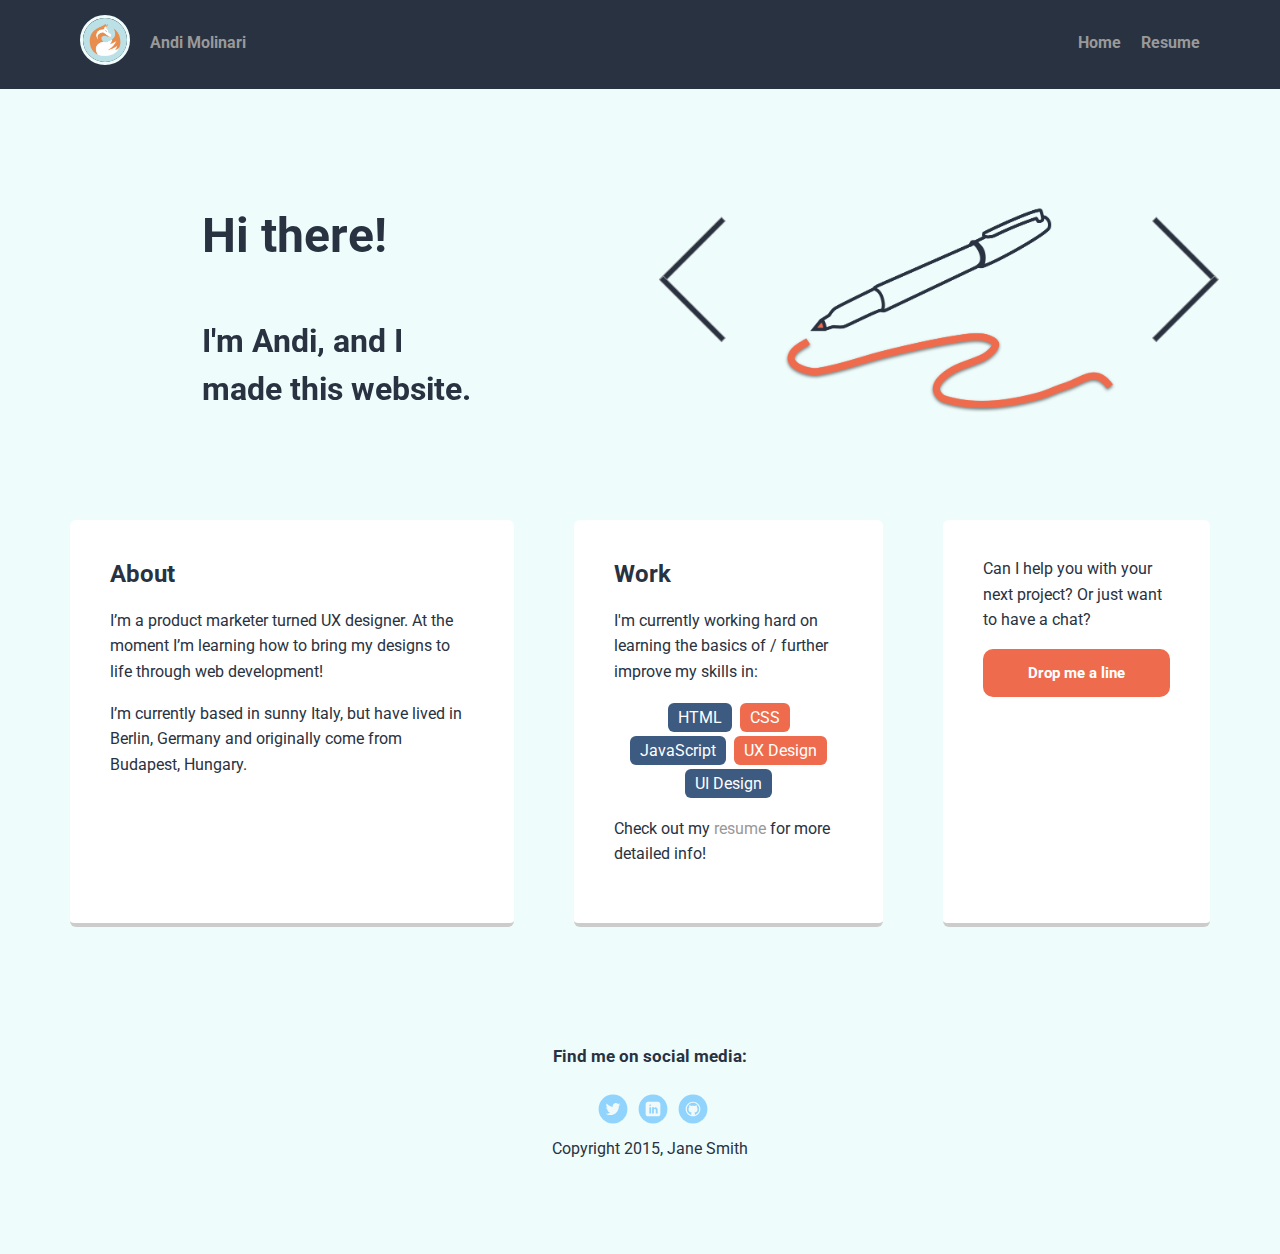
<file: index.html>
<!doctype html>
<html lang="en">
<head>
  <meta charset="utf-8">
  <title>Andi's site</title>
  <meta name="viewport" content="width=device-width, initial-scale=1.0">
  <link rel="stylesheet" href="styles.css">
  <link href="https://fonts.googleapis.com/css?family=Muli%7CRoboto:400,300,500,700,900" rel="stylesheet"></head>
  <body>

    <div class="main-nav">
        <ul class="nav">
          <li><a href="index.html"><img src="images/me.png" alt="Representation of Andi Molinari" class="profile-image"></a></li>
          <li class="name"><a href="index.html">Andi Molinari</a></li>
          <li><a href="index.html">Home</a></li>
          <li><a href="resume.html">Resume</a></li>
        </ul>
    </div>

    <header>
      <h1 class="tag greeting">Hi there!</h1>
      <h2 class="tag subtitle">I'm Andi, and I <br>made this website.</h2>
    </header>

    <main class="flex">
      <div class="card">
        <h2>About</h2>
        <p>I’m a product marketer turned UX designer. At the moment I’m learning how to bring my designs to life through web development!</p>
        <p>I’m currently based in sunny Italy, but have lived in Berlin, Germany and originally come from Budapest, Hungary.</p>
      </div>

      <div class="card">
        <h2>Work</h2>
        <p>I'm currently working hard on learning the basics of / further improve my skills in:</p>
        <ul class="skills">
          <li>HTML</li>
          <li>CSS</li>
          <li>JavaScript</li>
          <li>UX Design</li>
          <li>UI Design</li>
        </ul>
        <p>Check out my <a href="resume.html">resume</a> for more detailed info!</p>
      </div>

      <div class="card">
        <p>Can I help you with your next project? Or just want to have a chat?</p>
        <a href="mailto:andrea.molnar.ux@gmail.com" class="myButton">Drop me a line</a>
      </div>
    </main>
    <footer>
      <h5>Find me on social media:</h5>
      <ul>
        <li><a href="https://twitter.com/MolinariAndi" class="social twitter">Twitter</a></li>
        <li><a href="https://www.linkedin.com/in/andmolnar/" class="social linkedin">LinkedIn</a></li>
        <li><a href="https://github.com/Andivagyoken" class="social github">Github</a></li>
      </ul>
      <p class="copyright">Copyright 2015, Jane Smith</p>
    </footer>
  </body>
  </html>
</file>
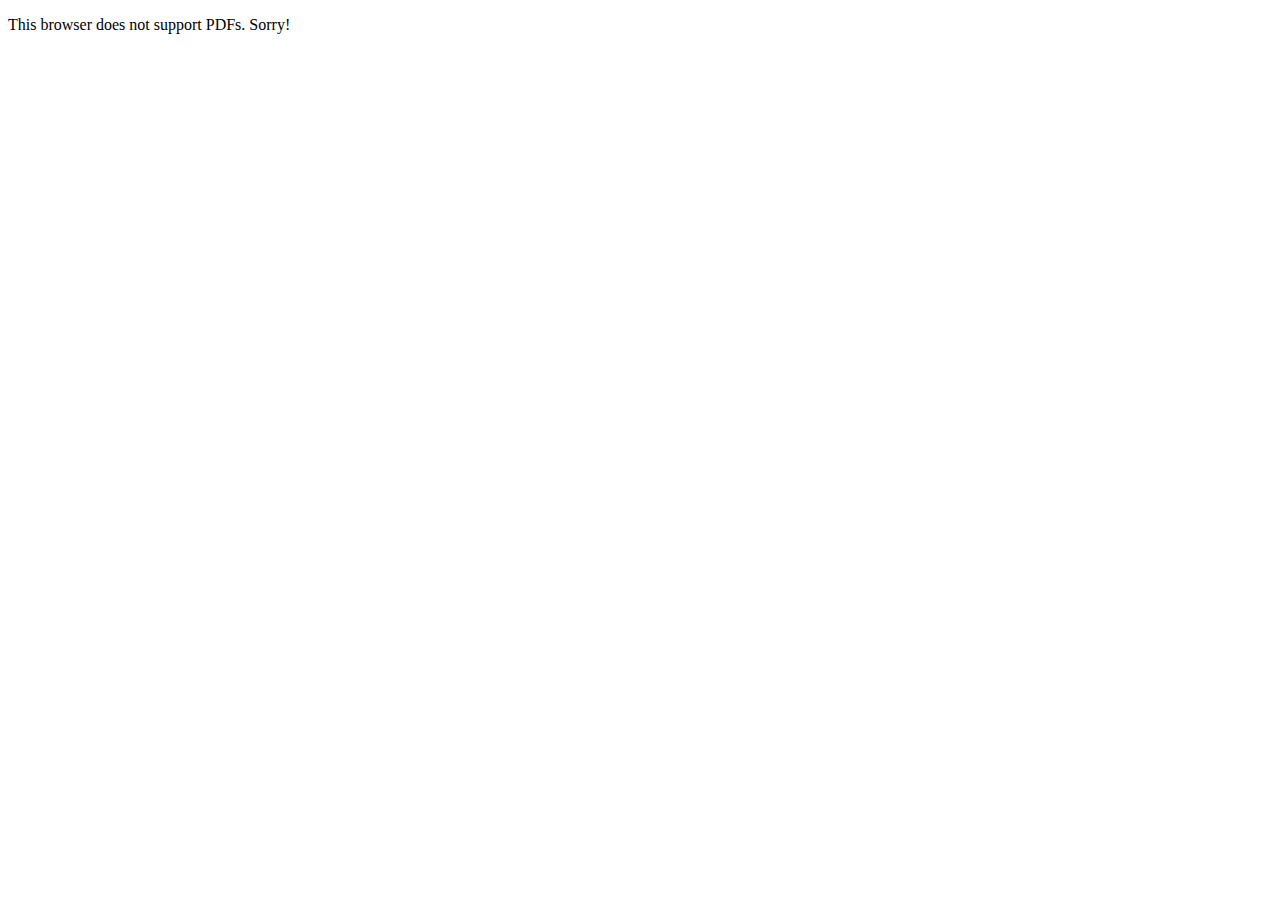
<file: resume.html>
<!DOCTYPE html>
<html lang="en" dir="ltr">
  <head>
    <meta charset="utf-8">
    <title>Andrea Molnar's CV</title>
  </head>
  <body>
    <object data="CV.pdf" type="application/pdf" width="100%" height="100%">
       <p>This browser does not support PDFs. Sorry!</p>
    </object>
  </body>
</html>
</file>
<file: styles.css>
/* Global Layout Set-up */
* {
  box-sizing: border-box;
}

body {
  margin: 0;
  padding: 0;
  text-align: center;
  font-family: 'Roboto', sans-serif;
  color: #293241;
  background: #EFFCFC;
}
/* Link Styles */

a {
  text-decoration: none;
  color: #999;
}
a:hover {
  color: #6633ff;
}

/* Section Styles */

.main-nav {
  width: 100%;
  background: #293241;
  min-height: 30px;
  padding: 10px;
  position: fixed;
  text-align: center;
  color: #98C1D9;
}
.nav {
  display: flex;
  justify-content: space-around;
  font-weight: 700;
  list-style-type: none;
  margin: 0 auto;
  padding: 0;
}

.nav .name {
    display: block;
    margin-right: auto;
    color: white;
}
.nav li {
  padding: 5px 10px 10px 10px;
  display: flex;
  margin: auto 0; 
}

}
.nav a {
  transition: all .5s;
}
.nav a:hover {
  color: #EFFCFC;
}
.profile-image {
  width: 50px;
  height: 50px;
  border-radius: 50%;
  border: 3px solid #EFFCFC;
}

header {
  text-align: left;
  background: url('images/header.png') no-repeat top center ;
  background-size: cover;
  overflow: hidden;
  padding-top: 350px;
  line-height: 1.5;
}

.tag {
  color: #293241;
  padding: 10px;
  border-radius: 5px;
  display: table;
  margin: 10px auto;
  left: 15%;
  position: absolute;
}

.greeting {
  top: 20%;
  font-size: 3em;
}

.subtitle {
  top: 33%;
  font-size: 2em;
}
.card {
  margin: 30px;
  padding: 20px 40px 40px;
  max-width: 500px;
  text-align: left;
  background: #fff;
  border-bottom: 4px solid #ccc;
  border-radius: 6px;
  transition: all .5s;
}
.card:hover {
  border-color: #3D5A80;
}

ul.skills {
  padding: 0;
  text-align: center;
}

.skills li {
  border-radius: 6px;
  display: inline-block;
  background: #EE6C4D;
  color: white;
  padding: 5px 10px;
  margin: 2px;
}

.skills li:nth-child(odd) {
  background: #3D5A80;
}

.myButton {
	background-color:#EE6C4D;
	-moz-border-radius:10px;
	-webkit-border-radius:10px;
	border-radius:10px;
  display: flex;
  justify-content: center;
	cursor:pointer;
	color:#333333;
	font-size:15px;
	font-weight:bold;
	padding:15px 25px;
	text-decoration:none;
  color: white;
}
.myButton:hover {
  color: white;
  box-shadow: 0 12px 16px 0 rgba(0,0,0,0.24), 0 17px 50px 0 rgba(0,0,0,0.19);
}
.myButton:active {
	position:relative;
	top:1px;
}


footer {
  width: 100%;
  min-height: 30px;
  padding: 20px 0 40px 20px;
}

footer .copyright {
  top: -8px;
  font-size: .75em;
}

footer ul {
  list-style-type: none;
  margin: 0;
  padding: 0;
}

footer ul li {
  display: inline-block;
}

a.social {
  display: inline-block;
  text-indent: -9999px;
  margin-left: 5px;
  width: 30px;
  height: 30px;
  background-size: 30px 30px;
  opacity: .4;
  transition: all .5s;
}
a.twitter {
  background-image: url(images/twitter.svg);
}
a.linkedin {
  background-image: url(images/linkedin.svg);
}
a.github {
  background-image: url(images/github.svg);
}
a.social:hover {
  opacity: 1;
}
.clearfix {
  clear: both;
}

/* Styles for larger screens */
@media screen and (min-width: 720px) {

  .flex {
      display: -ms-flexbox;      /* TWEENER - IE 10 */
      display: flex;
      max-width: 1200px;
      -ms-flex-pack: distribute;
      justify-content: space-around;
      margin: 0 auto;
  }

  header {
    min-height: 470px;
  }

  .nav {
    max-width: 1200px;
    padding: 0 30px;
  }


  main {
    padding-top: 20px;
  }

  main p {
    line-height: 1.6em;
  }

  footer {
    font-size: 1.3em;
    max-width: 1200px;
    margin: 40px auto;
  }

}
</file>
